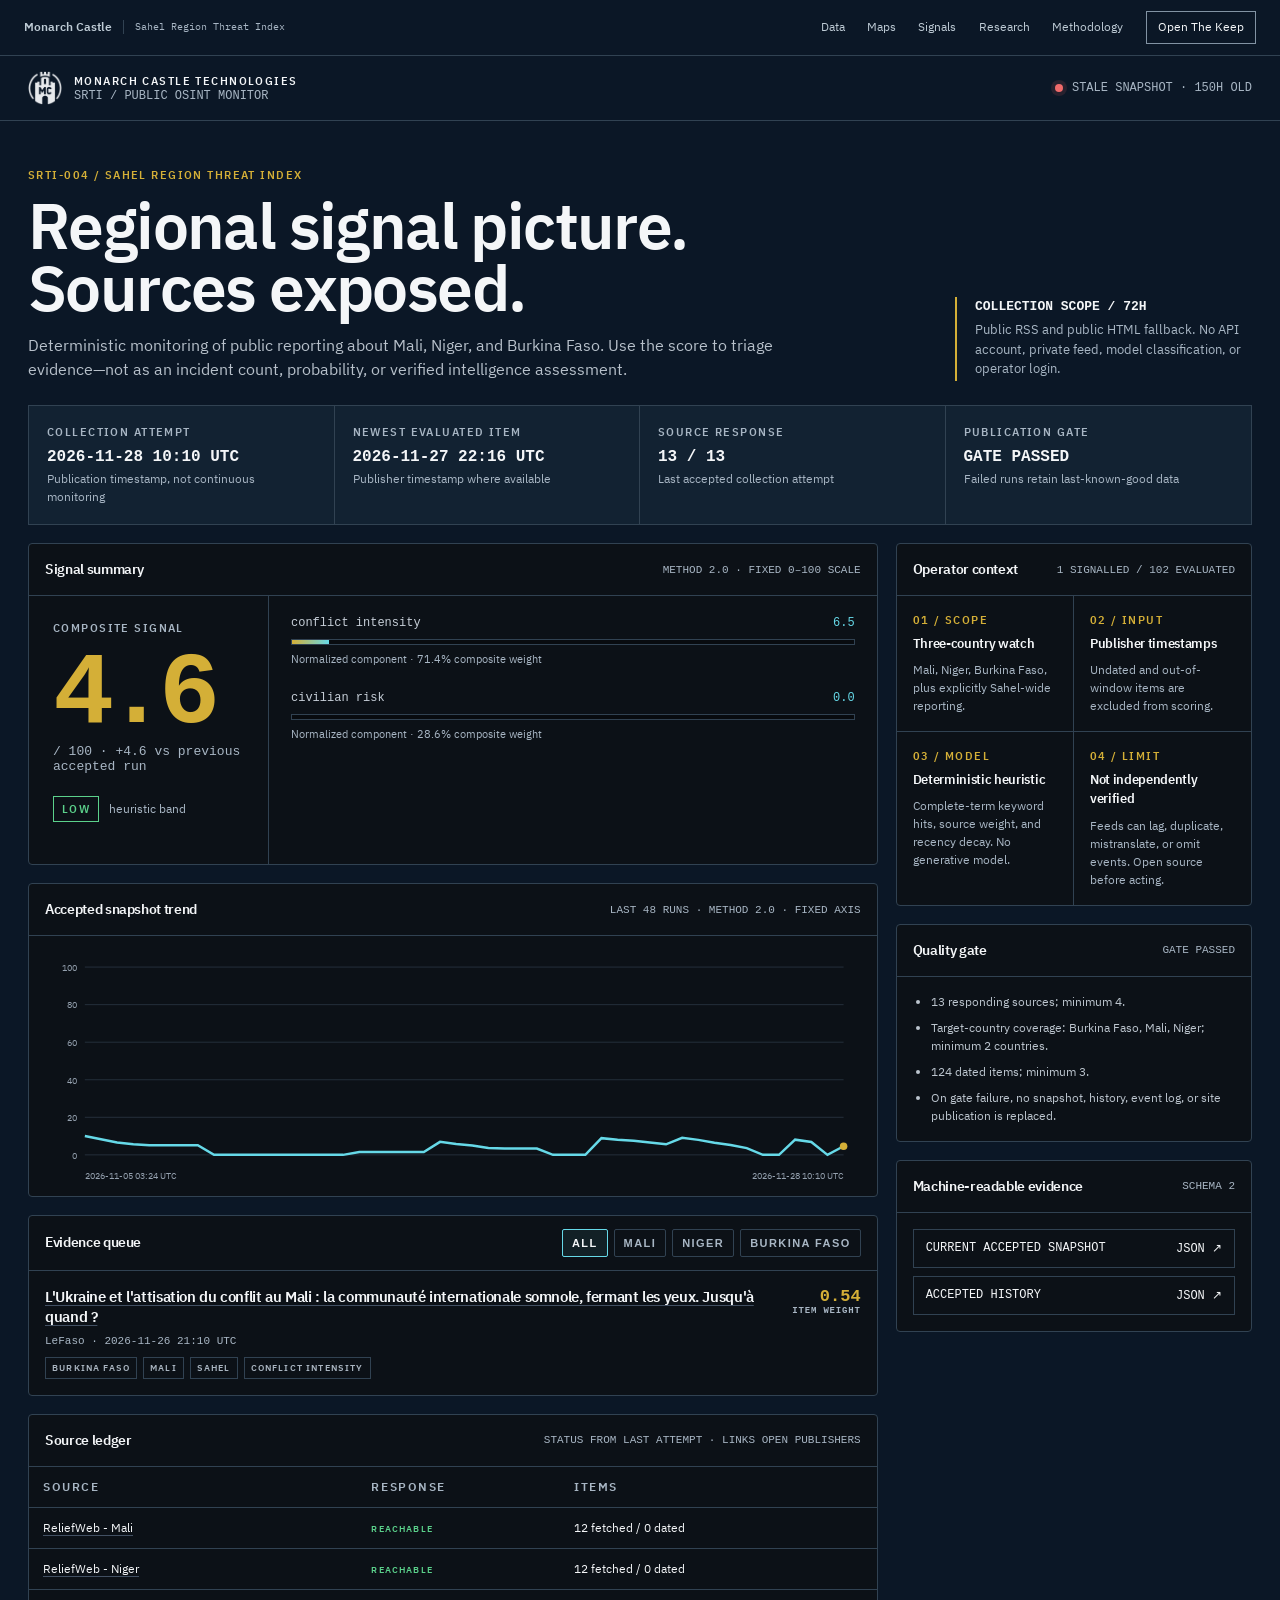
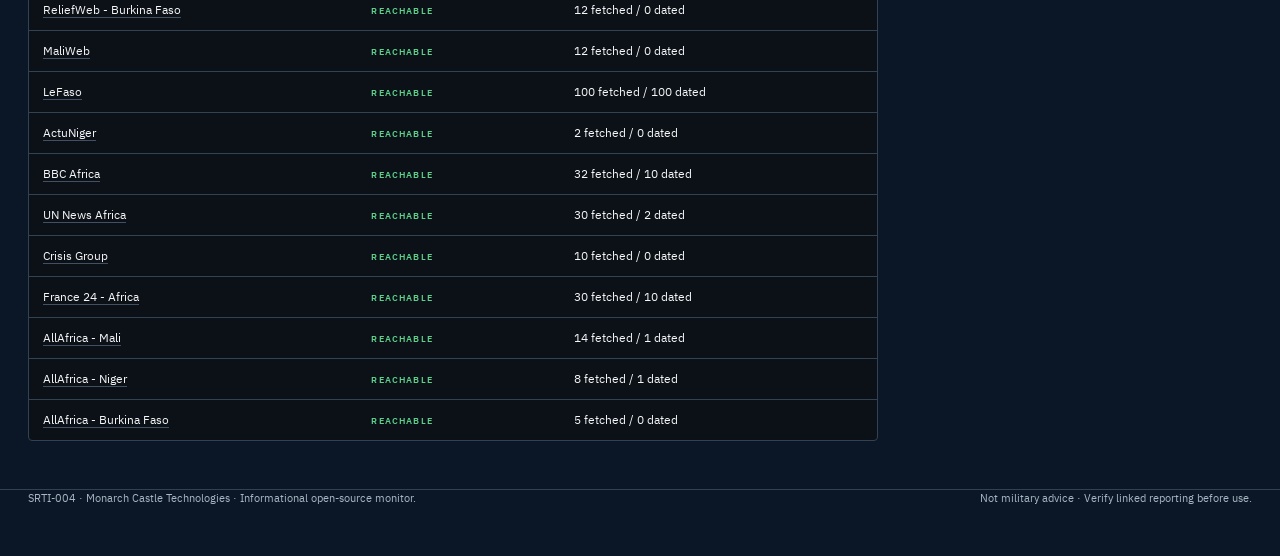
<file: index.html>
<!doctype html>
<html lang="en">
<head>
    <meta charset="utf-8">
    <meta name="viewport" content="width=device-width, initial-scale=1">
    <meta name="description" content="SRTI is a transparent, deterministic monitor of public Sahel security reporting for Mali, Niger, and Burkina Faso.">
    <meta name="theme-color" content="#07090c">
    <meta http-equiv="Content-Security-Policy" content="default-src 'self'; img-src 'self' data:; style-src 'self'; script-src 'self'; connect-src 'none'; object-src 'none'; base-uri 'none'; form-action 'none'; upgrade-insecure-requests">
    <title>SRTI | Sahel Region Threat Index</title>
    <link rel="icon" type="image/png" href="assets/mc-mark.png">
    <link rel="stylesheet" href="assets/srti.css?v=2.0">
    <link rel="stylesheet" href="assets/monarch/design.css">
    <script src="assets/srti.js?v=2.0" defer></script>
</head>
<body class="risk-low monarch-product" data-monarch-product="srti">
    <header class="monarch-shell"><a class="monarch-shell-brand" href="https://monarchcastle.com/">Monarch Castle<span class="monarch-shell-product">Sahel Region Threat Index</span></a><nav aria-label="Monarch Castle collection"><a href="https://monarchcastle.com/datasets/">Data</a><a href="https://monarchcastle.com/products/">Maps</a><a href="https://monarchcastle.com/insights/">Signals</a><a href="https://monarchcastle.com/developers/">Research</a><a href="https://monarchcastle.com/methodology/">Methodology</a><a class="monarch-shell-keep" href="https://monarchcastle.com/platform/">Open The Keep</a></nav><details><summary>Collection</summary><nav aria-label="Monarch Castle collection"><a href="https://monarchcastle.com/datasets/">Data</a><a href="https://monarchcastle.com/products/">Maps</a><a href="https://monarchcastle.com/insights/">Signals</a><a href="https://monarchcastle.com/developers/">Research</a><a href="https://monarchcastle.com/methodology/">Methodology</a><a class="monarch-shell-keep" href="https://monarchcastle.com/platform/">Open The Keep</a></nav></details></header>
    <header class="topbar">
        <div class="topbar-inner">
            <div class="brand">
                <img src="assets/mc-mark.png" alt="Monarch Castle Technologies mark" width="34" height="34">
                <div>
                    <div class="brand-name">Monarch Castle Technologies</div>
                    <div class="brand-product">SRTI / PUBLIC OSINT MONITOR</div>
                </div>
            </div>
            <div class="snapshot-state" data-collected-at="2026-11-28T10:10:18.470517+00:00" data-state="recent">
                <span class="snapshot-dot" aria-hidden="true"></span>
                <span data-snapshot-label>SNAPSHOT · 2026-11-28 10:10 UTC</span>
            </div>
        </div>
    </header>

    <main class="shell">
        <section class="command-head">
            <div>
                <div class="eyebrow">SRTI-004 / SAHEL REGION THREAT INDEX</div>
                <h1>Regional signal picture. Sources exposed.</h1>
                <p class="lede">Deterministic monitoring of public reporting about Mali, Niger, and Burkina Faso. Use the score to triage evidence—not as an incident count, probability, or verified intelligence assessment.</p>
            </div>
            <div class="scope-panel">
                <strong>COLLECTION SCOPE / 72H</strong>
                <p>Public RSS and public HTML fallback. No API account, private feed, model classification, or operator login.</p>
            </div>
        </section>

        <section class="status-strip" aria-label="Snapshot status">
            <div class="status-cell">
                <div class="metric-label">Collection attempt</div>
                <div class="status-value">2026-11-28 10:10 UTC</div>
                <div class="status-sub">Publication timestamp, not continuous monitoring</div>
            </div>
            <div class="status-cell">
                <div class="metric-label">Newest evaluated item</div>
                <div class="status-value">2026-11-27 22:16 UTC</div>
                <div class="status-sub">Publisher timestamp where available</div>
            </div>
            <div class="status-cell">
                <div class="metric-label">Source response</div>
                <div class="status-value">13 / 13</div>
                <div class="status-sub">Last accepted collection attempt</div>
            </div>
            <div class="status-cell">
                <div class="metric-label">Publication gate</div>
                <div class="status-value">GATE PASSED</div>
                <div class="status-sub">Failed runs retain last-known-good data</div>
            </div>
        </section>

        <div class="workspace">
            <div class="stack">
                <section class="panel" aria-labelledby="signal-heading">
                    <div class="panel-head">
                        <h2 class="panel-title" id="signal-heading">Signal summary</h2>
                        <div class="panel-note">METHOD 2.0 · FIXED 0–100 SCALE</div>
                    </div>
                    <div class="score-layout">
                        <div class="score-block">
                            <div class="metric-label">Composite signal</div>
                            <div class="score-number">4.6</div>
                            <div class="score-scale">/ 100 · +4.6 vs previous accepted run</div>
                            <div class="risk-row">
                                <span class="status-chip">LOW</span>
                                <span class="risk-help">heuristic band</span>
                            </div>
                        </div>
                        <div class="component-list">
        <div class="component">
            <div class="component-top">
                <span class="component-name">conflict intensity</span>
                <span class="component-value">6.5</span>
            </div>
            <progress class="component-progress" max="100" value="6.5">6.5</progress>
            <div class="component-meta">Normalized component · 71.4% composite weight</div>
        </div>
        
        <div class="component">
            <div class="component-top">
                <span class="component-name">civilian risk</span>
                <span class="component-value">0.0</span>
            </div>
            <progress class="component-progress" max="100" value="0.0">0.0</progress>
            <div class="component-meta">Normalized component · 28.6% composite weight</div>
        </div>
        </div>
                    </div>
                </section>

                <section class="panel" aria-labelledby="trend-heading">
                    <div class="panel-head">
                        <h2 class="panel-title" id="trend-heading">Accepted snapshot trend</h2>
                        <div class="panel-note">LAST 48 RUNS · METHOD 2.0 · FIXED AXIS</div>
                    </div>
                    <div class="trend-wrap">
    <svg viewBox="0 0 860 250" role="img" aria-labelledby="trend-title trend-desc">
        <title id="trend-title">Accepted SRTI snapshot history</title>
        <desc id="trend-desc">Fixed zero to one hundred scale, from 2026-11-05 03:24 UTC to 2026-11-28 10:10 UTC.</desc>
        <line x1="42" y1="216.0" x2="842" y2="216.0" stroke="#26303d" stroke-width="1" /><text x="34" y="220.0" text-anchor="end" fill="#95a1af" font-size="10">0</text><line x1="42" y1="176.4" x2="842" y2="176.4" stroke="#26303d" stroke-width="1" /><text x="34" y="180.4" text-anchor="end" fill="#95a1af" font-size="10">20</text><line x1="42" y1="136.8" x2="842" y2="136.8" stroke="#26303d" stroke-width="1" /><text x="34" y="140.8" text-anchor="end" fill="#95a1af" font-size="10">40</text><line x1="42" y1="97.2" x2="842" y2="97.2" stroke="#26303d" stroke-width="1" /><text x="34" y="101.2" text-anchor="end" fill="#95a1af" font-size="10">60</text><line x1="42" y1="57.6" x2="842" y2="57.6" stroke="#26303d" stroke-width="1" /><text x="34" y="61.6" text-anchor="end" fill="#95a1af" font-size="10">80</text><line x1="42" y1="18.0" x2="842" y2="18.0" stroke="#26303d" stroke-width="1" /><text x="34" y="22.0" text-anchor="end" fill="#95a1af" font-size="10">100</text>
        <polyline points="42.0,196.2 59.0,199.6 76.0,202.9 93.1,204.9 110.1,205.9 127.1,205.9 144.1,205.9 161.1,205.9 178.2,216.0 195.2,216.0 212.2,216.0 229.2,216.0 246.3,216.0 263.3,216.0 280.3,216.0 297.3,216.0 314.3,216.0 331.4,213.0 348.4,213.0 365.4,213.0 382.4,213.0 399.4,213.0 416.5,202.3 433.5,204.5 450.5,206.1 467.5,208.7 484.6,209.3 501.6,209.3 518.6,209.3 535.6,216.0 552.6,216.0 569.7,216.0 586.7,198.4 603.7,200.0 620.7,201.0 637.7,202.9 654.8,204.9 671.8,198.0 688.8,200.2 705.8,203.3 722.9,205.7 739.9,208.9 756.9,216.0 773.9,216.0 790.9,200.0 808.0,202.5 825.0,216.0 842.0,206.9" fill="none" stroke="#66d9e8" stroke-width="2.5" vector-effect="non-scaling-stroke" />
        <circle cx="842.0" cy="206.9" r="4" fill="#d4af37" />
        <text x="42" y="241" fill="#95a1af" font-size="10">2026-11-05 03:24 UTC</text>
        <text x="842" y="241" text-anchor="end" fill="#95a1af" font-size="10">2026-11-28 10:10 UTC</text>
    </svg>
    </div>
                </section>

                <section class="panel" aria-labelledby="queue-heading">
                    <div class="panel-head">
                        <h2 class="panel-title" id="queue-heading">Evidence queue</h2>
                        <div class="filters" aria-label="Filter evidence by region">
                            <button class="filter" type="button" data-filter="all" aria-pressed="true">All</button>
                            <button class="filter" type="button" data-filter="mali" aria-pressed="false">Mali</button>
                            <button class="filter" type="button" data-filter="niger" aria-pressed="false">Niger</button>
                            <button class="filter" type="button" data-filter="burkina_faso" aria-pressed="false">Burkina Faso</button>
                        </div>
                    </div>
                    <div class="event-list">
        <article class="event" data-regions="burkina_faso mali sahel">
            <div>
                <h3 class="event-title"><a href="https://lefaso.net/spip.php?article151090" target="_blank" rel="noopener noreferrer">L&#x27;Ukraine et l&#x27;attisation du conflit au Mali : la communauté internationale somnole, fermant les yeux. Jusqu&#x27;à quand ?</a></h3>
                <div class="event-meta">LeFaso · 2026-11-26 21:10 UTC</div>
                <div class="tags"><span class="tag">Burkina Faso</span><span class="tag">Mali</span><span class="tag">Sahel</span><span class="tag">conflict intensity</span></div>
            </div>
            <div class="event-score">0.54<span>ITEM WEIGHT</span></div>
        </article>
        </div>
                    <div class="empty-state" data-filter-empty hidden>No evidence items match this region in the current snapshot.</div>
                </section>

                <section class="panel" aria-labelledby="sources-heading">
                    <div class="panel-head">
                        <h2 class="panel-title" id="sources-heading">Source ledger</h2>
                        <div class="panel-note">STATUS FROM LAST ATTEMPT · LINKS OPEN PUBLISHERS</div>
                    </div>
                    <table class="source-table">
                        <thead><tr><th class="table-label">Source</th><th class="table-label">Response</th><th class="table-label">Items</th></tr></thead>
                        <tbody>
        <tr>
            <td><a href="https://reliefweb.int/rss?search=country%3AMali" target="_blank" rel="noopener noreferrer">ReliefWeb - Mali</a></td>
            <td><span class="source-state ok">reachable</span></td>
            <td>12 fetched / 0 dated</td>
        </tr>
        
        <tr>
            <td><a href="https://reliefweb.int/rss?search=country%3ANiger" target="_blank" rel="noopener noreferrer">ReliefWeb - Niger</a></td>
            <td><span class="source-state ok">reachable</span></td>
            <td>12 fetched / 0 dated</td>
        </tr>
        
        <tr>
            <td><a href="https://reliefweb.int/rss?search=country%3ABurkina%20Faso" target="_blank" rel="noopener noreferrer">ReliefWeb - Burkina Faso</a></td>
            <td><span class="source-state ok">reachable</span></td>
            <td>12 fetched / 0 dated</td>
        </tr>
        
        <tr>
            <td><a href="https://www.maliweb.net/feed" target="_blank" rel="noopener noreferrer">MaliWeb</a></td>
            <td><span class="source-state ok">reachable</span></td>
            <td>12 fetched / 0 dated</td>
        </tr>
        
        <tr>
            <td><a href="https://lefaso.net/spip.php?page=backend" target="_blank" rel="noopener noreferrer">LeFaso</a></td>
            <td><span class="source-state ok">reachable</span></td>
            <td>100 fetched / 100 dated</td>
        </tr>
        
        <tr>
            <td><a href="https://www.actuniger.com/feed/" target="_blank" rel="noopener noreferrer">ActuNiger</a></td>
            <td><span class="source-state ok">reachable</span></td>
            <td>2 fetched / 0 dated</td>
        </tr>
        
        <tr>
            <td><a href="https://feeds.bbci.co.uk/news/world/africa/rss.xml" target="_blank" rel="noopener noreferrer">BBC Africa</a></td>
            <td><span class="source-state ok">reachable</span></td>
            <td>32 fetched / 10 dated</td>
        </tr>
        
        <tr>
            <td><a href="https://news.un.org/feed/subscribe/en/news/region/africa/feed/rss.xml" target="_blank" rel="noopener noreferrer">UN News Africa</a></td>
            <td><span class="source-state ok">reachable</span></td>
            <td>30 fetched / 2 dated</td>
        </tr>
        
        <tr>
            <td><a href="https://www.crisisgroup.org/rss.xml" target="_blank" rel="noopener noreferrer">Crisis Group</a></td>
            <td><span class="source-state ok">reachable</span></td>
            <td>10 fetched / 0 dated</td>
        </tr>
        
        <tr>
            <td><a href="https://www.france24.com/en/africa/rss" target="_blank" rel="noopener noreferrer">France 24 - Africa</a></td>
            <td><span class="source-state ok">reachable</span></td>
            <td>30 fetched / 10 dated</td>
        </tr>
        
        <tr>
            <td><a href="https://allafrica.com/tools/headlines/rdf/mali/headlines.rdf" target="_blank" rel="noopener noreferrer">AllAfrica - Mali</a></td>
            <td><span class="source-state ok">reachable</span></td>
            <td>14 fetched / 1 dated</td>
        </tr>
        
        <tr>
            <td><a href="https://allafrica.com/tools/headlines/rdf/niger/headlines.rdf" target="_blank" rel="noopener noreferrer">AllAfrica - Niger</a></td>
            <td><span class="source-state ok">reachable</span></td>
            <td>8 fetched / 1 dated</td>
        </tr>
        
        <tr>
            <td><a href="https://allafrica.com/tools/headlines/rdf/burkinafaso/headlines.rdf" target="_blank" rel="noopener noreferrer">AllAfrica - Burkina Faso</a></td>
            <td><span class="source-state ok">reachable</span></td>
            <td>5 fetched / 0 dated</td>
        </tr>
        </tbody>
                    </table>
                </section>
            </div>

            <aside class="stack" aria-label="Method and provenance">
                <section class="panel">
                    <div class="panel-head">
                        <h2 class="panel-title">Operator context</h2>
                        <div class="panel-note">1 SIGNALLED / 102 EVALUATED</div>
                    </div>
                    <div class="method-grid">
                        <div class="method-card">
                            <div class="section-kicker">01 / SCOPE</div>
                            <h3>Three-country watch</h3>
                            <p>Mali, Niger, Burkina Faso, plus explicitly Sahel-wide reporting.</p>
                        </div>
                        <div class="method-card">
                            <div class="section-kicker">02 / INPUT</div>
                            <h3>Publisher timestamps</h3>
                            <p>Undated and out-of-window items are excluded from scoring.</p>
                        </div>
                        <div class="method-card">
                            <div class="section-kicker">03 / MODEL</div>
                            <h3>Deterministic heuristic</h3>
                            <p>Complete-term keyword hits, source weight, and recency decay. No generative model.</p>
                        </div>
                        <div class="method-card">
                            <div class="section-kicker">04 / LIMIT</div>
                            <h3>Not independently verified</h3>
                            <p>Feeds can lag, duplicate, mistranslate, or omit events. Open source before acting.</p>
                        </div>
                    </div>
                </section>

                <section class="panel">
                    <div class="panel-head">
                        <h2 class="panel-title">Quality gate</h2>
                        <div class="panel-note">GATE PASSED</div>
                    </div>
                    <ul class="gate-list">
                        <li>13 responding sources; minimum 4.</li>
                        <li>Target-country coverage: Burkina Faso, Mali, Niger; minimum 2 countries.</li>
                        <li>124 dated items; minimum 3.</li>
                        <li>On gate failure, no snapshot, history, event log, or site publication is replaced.</li>
                    </ul>
                </section>

                <section class="panel">
                    <div class="panel-head">
                        <h2 class="panel-title">Machine-readable evidence</h2>
                        <div class="panel-note">SCHEMA 2</div>
                    </div>
                    <div class="download-row">
                        <a class="download-link" href="data/srti_latest.json">CURRENT ACCEPTED SNAPSHOT <span>JSON ↗</span></a>
                        <a class="download-link" href="data/srti_history.json">ACCEPTED HISTORY <span>JSON ↗</span></a>
                    </div>
                </section>
            </aside>
        </div>
    </main>

    <footer class="shell">
        <span>SRTI-004 · Monarch Castle Technologies · Informational open-source monitor.</span>
        <span>Not military advice · Verify linked reporting before use.</span>
    </footer>
</body>
</html>
</file>
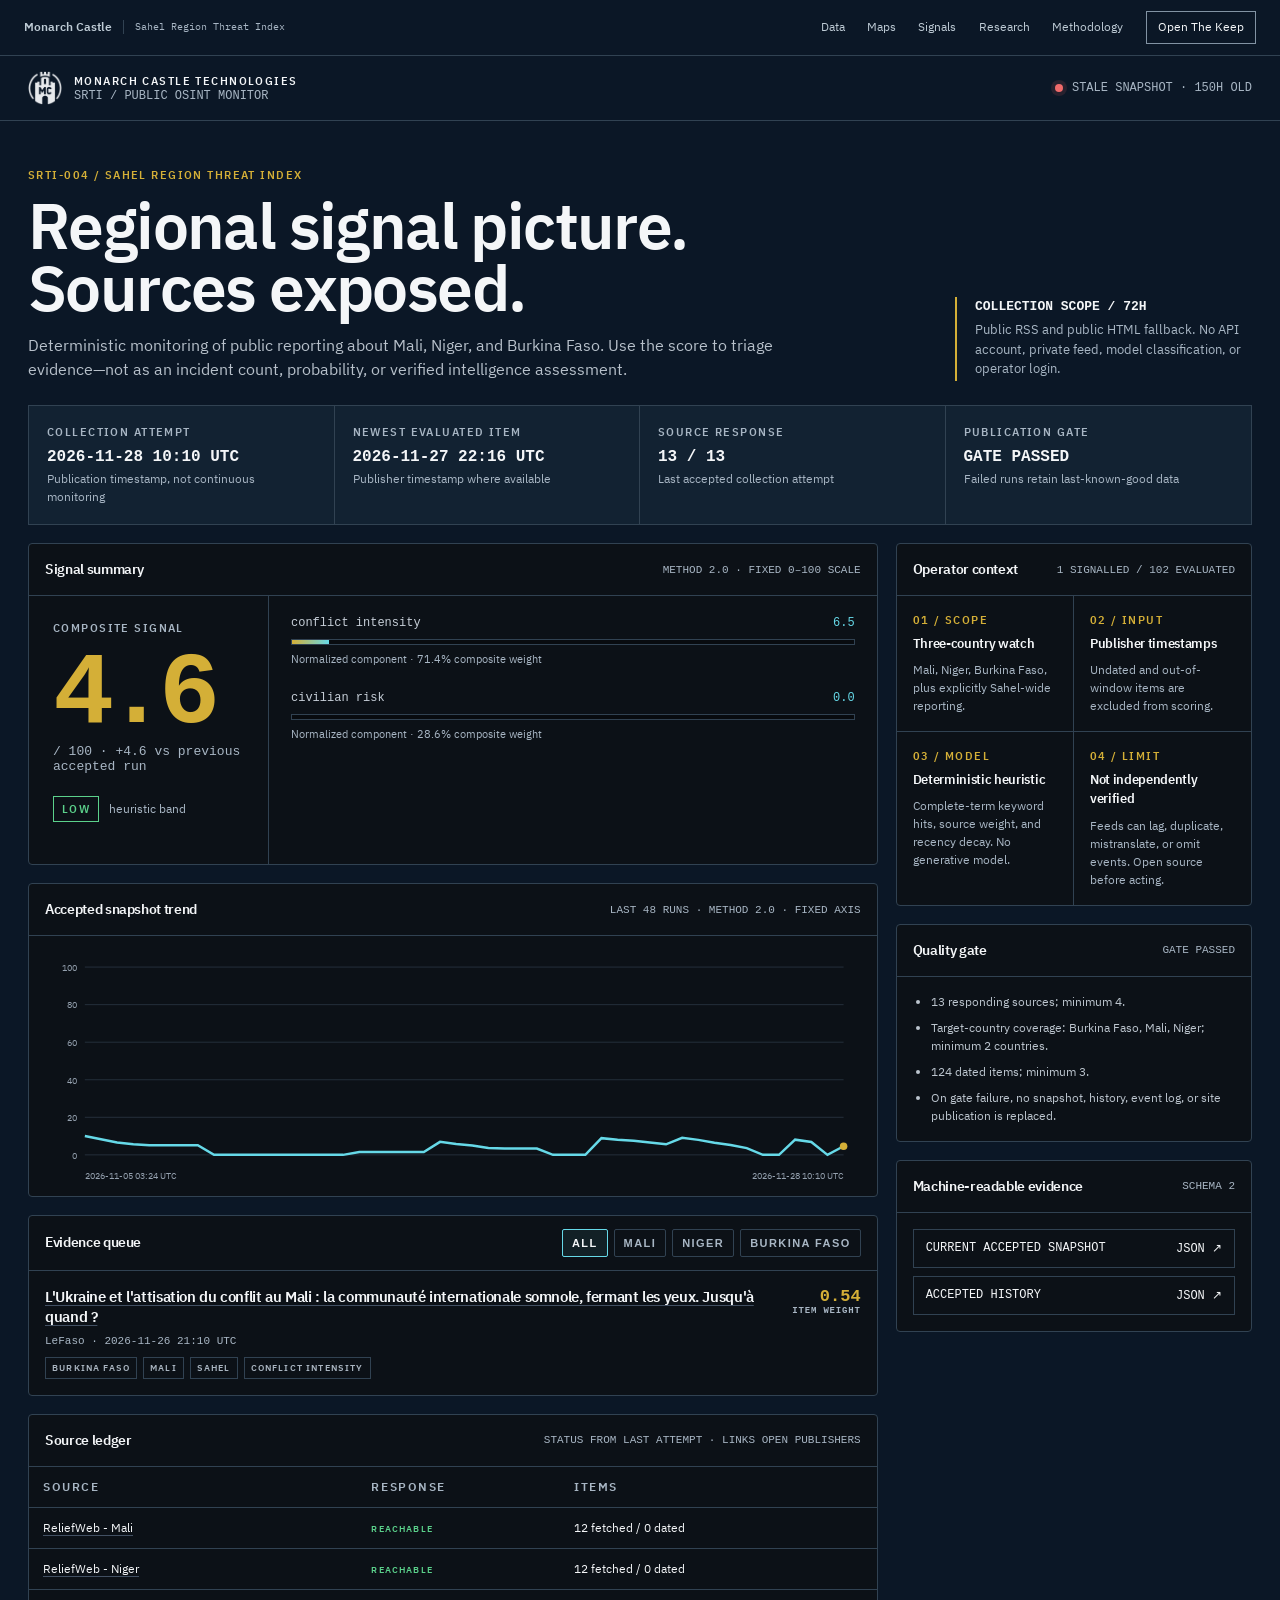
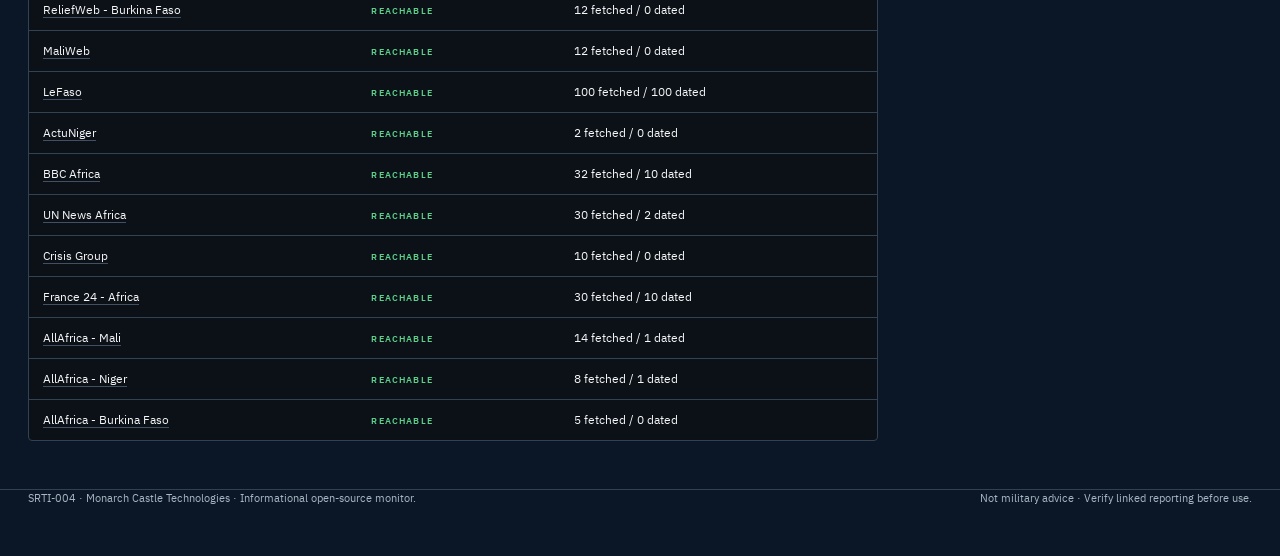
<file: Sahel Region Threat Index (SRTI)/index.html>
<!doctype html>
<html lang="en">
<head>
    <meta charset="utf-8">
    <meta name="viewport" content="width=device-width, initial-scale=1">
    <meta name="description" content="SRTI is a transparent, deterministic monitor of public Sahel security reporting for Mali, Niger, and Burkina Faso.">
    <meta name="theme-color" content="#07090c">
    <meta http-equiv="Content-Security-Policy" content="default-src 'self'; img-src 'self' data:; style-src 'self'; script-src 'self'; connect-src 'none'; object-src 'none'; base-uri 'none'; form-action 'none'; upgrade-insecure-requests">
    <title>SRTI | Sahel Region Threat Index</title>
    <link rel="icon" type="image/png" href="../assets/mc-mark.png">
    <link rel="stylesheet" href="../assets/srti.css?v=2.0">
    <link rel="stylesheet" href="../assets/monarch/design.css">
    <script src="../assets/srti.js?v=2.0" defer></script>
</head>
<body class="risk-low monarch-product" data-monarch-product="srti">
    <header class="monarch-shell"><a class="monarch-shell-brand" href="https://monarchcastle.com/">Monarch Castle<span class="monarch-shell-product">Sahel Region Threat Index</span></a><nav aria-label="Monarch Castle collection"><a href="https://monarchcastle.com/datasets/">Data</a><a href="https://monarchcastle.com/products/">Maps</a><a href="https://monarchcastle.com/insights/">Signals</a><a href="https://monarchcastle.com/developers/">Research</a><a href="https://monarchcastle.com/methodology/">Methodology</a><a class="monarch-shell-keep" href="https://monarchcastle.com/platform/">Open The Keep</a></nav><details><summary>Collection</summary><nav aria-label="Monarch Castle collection"><a href="https://monarchcastle.com/datasets/">Data</a><a href="https://monarchcastle.com/products/">Maps</a><a href="https://monarchcastle.com/insights/">Signals</a><a href="https://monarchcastle.com/developers/">Research</a><a href="https://monarchcastle.com/methodology/">Methodology</a><a class="monarch-shell-keep" href="https://monarchcastle.com/platform/">Open The Keep</a></nav></details></header>
    <header class="topbar">
        <div class="topbar-inner">
            <div class="brand">
                <img src="../assets/mc-mark.png" alt="Monarch Castle Technologies mark" width="34" height="34">
                <div>
                    <div class="brand-name">Monarch Castle Technologies</div>
                    <div class="brand-product">SRTI / PUBLIC OSINT MONITOR</div>
                </div>
            </div>
            <div class="snapshot-state" data-collected-at="2026-11-28T10:10:18.470517+00:00" data-state="recent">
                <span class="snapshot-dot" aria-hidden="true"></span>
                <span data-snapshot-label>SNAPSHOT · 2026-11-28 10:10 UTC</span>
            </div>
        </div>
    </header>

    <main class="shell">
        <section class="command-head">
            <div>
                <div class="eyebrow">SRTI-004 / SAHEL REGION THREAT INDEX</div>
                <h1>Regional signal picture. Sources exposed.</h1>
                <p class="lede">Deterministic monitoring of public reporting about Mali, Niger, and Burkina Faso. Use the score to triage evidence—not as an incident count, probability, or verified intelligence assessment.</p>
            </div>
            <div class="scope-panel">
                <strong>COLLECTION SCOPE / 72H</strong>
                <p>Public RSS and public HTML fallback. No API account, private feed, model classification, or operator login.</p>
            </div>
        </section>

        <section class="status-strip" aria-label="Snapshot status">
            <div class="status-cell">
                <div class="metric-label">Collection attempt</div>
                <div class="status-value">2026-11-28 10:10 UTC</div>
                <div class="status-sub">Publication timestamp, not continuous monitoring</div>
            </div>
            <div class="status-cell">
                <div class="metric-label">Newest evaluated item</div>
                <div class="status-value">2026-11-27 22:16 UTC</div>
                <div class="status-sub">Publisher timestamp where available</div>
            </div>
            <div class="status-cell">
                <div class="metric-label">Source response</div>
                <div class="status-value">13 / 13</div>
                <div class="status-sub">Last accepted collection attempt</div>
            </div>
            <div class="status-cell">
                <div class="metric-label">Publication gate</div>
                <div class="status-value">GATE PASSED</div>
                <div class="status-sub">Failed runs retain last-known-good data</div>
            </div>
        </section>

        <div class="workspace">
            <div class="stack">
                <section class="panel" aria-labelledby="signal-heading">
                    <div class="panel-head">
                        <h2 class="panel-title" id="signal-heading">Signal summary</h2>
                        <div class="panel-note">METHOD 2.0 · FIXED 0–100 SCALE</div>
                    </div>
                    <div class="score-layout">
                        <div class="score-block">
                            <div class="metric-label">Composite signal</div>
                            <div class="score-number">4.6</div>
                            <div class="score-scale">/ 100 · +4.6 vs previous accepted run</div>
                            <div class="risk-row">
                                <span class="status-chip">LOW</span>
                                <span class="risk-help">heuristic band</span>
                            </div>
                        </div>
                        <div class="component-list">
        <div class="component">
            <div class="component-top">
                <span class="component-name">conflict intensity</span>
                <span class="component-value">6.5</span>
            </div>
            <progress class="component-progress" max="100" value="6.5">6.5</progress>
            <div class="component-meta">Normalized component · 71.4% composite weight</div>
        </div>
        
        <div class="component">
            <div class="component-top">
                <span class="component-name">civilian risk</span>
                <span class="component-value">0.0</span>
            </div>
            <progress class="component-progress" max="100" value="0.0">0.0</progress>
            <div class="component-meta">Normalized component · 28.6% composite weight</div>
        </div>
        </div>
                    </div>
                </section>

                <section class="panel" aria-labelledby="trend-heading">
                    <div class="panel-head">
                        <h2 class="panel-title" id="trend-heading">Accepted snapshot trend</h2>
                        <div class="panel-note">LAST 48 RUNS · METHOD 2.0 · FIXED AXIS</div>
                    </div>
                    <div class="trend-wrap">
    <svg viewBox="0 0 860 250" role="img" aria-labelledby="trend-title trend-desc">
        <title id="trend-title">Accepted SRTI snapshot history</title>
        <desc id="trend-desc">Fixed zero to one hundred scale, from 2026-11-05 03:24 UTC to 2026-11-28 10:10 UTC.</desc>
        <line x1="42" y1="216.0" x2="842" y2="216.0" stroke="#26303d" stroke-width="1" /><text x="34" y="220.0" text-anchor="end" fill="#95a1af" font-size="10">0</text><line x1="42" y1="176.4" x2="842" y2="176.4" stroke="#26303d" stroke-width="1" /><text x="34" y="180.4" text-anchor="end" fill="#95a1af" font-size="10">20</text><line x1="42" y1="136.8" x2="842" y2="136.8" stroke="#26303d" stroke-width="1" /><text x="34" y="140.8" text-anchor="end" fill="#95a1af" font-size="10">40</text><line x1="42" y1="97.2" x2="842" y2="97.2" stroke="#26303d" stroke-width="1" /><text x="34" y="101.2" text-anchor="end" fill="#95a1af" font-size="10">60</text><line x1="42" y1="57.6" x2="842" y2="57.6" stroke="#26303d" stroke-width="1" /><text x="34" y="61.6" text-anchor="end" fill="#95a1af" font-size="10">80</text><line x1="42" y1="18.0" x2="842" y2="18.0" stroke="#26303d" stroke-width="1" /><text x="34" y="22.0" text-anchor="end" fill="#95a1af" font-size="10">100</text>
        <polyline points="42.0,196.2 59.0,199.6 76.0,202.9 93.1,204.9 110.1,205.9 127.1,205.9 144.1,205.9 161.1,205.9 178.2,216.0 195.2,216.0 212.2,216.0 229.2,216.0 246.3,216.0 263.3,216.0 280.3,216.0 297.3,216.0 314.3,216.0 331.4,213.0 348.4,213.0 365.4,213.0 382.4,213.0 399.4,213.0 416.5,202.3 433.5,204.5 450.5,206.1 467.5,208.7 484.6,209.3 501.6,209.3 518.6,209.3 535.6,216.0 552.6,216.0 569.7,216.0 586.7,198.4 603.7,200.0 620.7,201.0 637.7,202.9 654.8,204.9 671.8,198.0 688.8,200.2 705.8,203.3 722.9,205.7 739.9,208.9 756.9,216.0 773.9,216.0 790.9,200.0 808.0,202.5 825.0,216.0 842.0,206.9" fill="none" stroke="#66d9e8" stroke-width="2.5" vector-effect="non-scaling-stroke" />
        <circle cx="842.0" cy="206.9" r="4" fill="#d4af37" />
        <text x="42" y="241" fill="#95a1af" font-size="10">2026-11-05 03:24 UTC</text>
        <text x="842" y="241" text-anchor="end" fill="#95a1af" font-size="10">2026-11-28 10:10 UTC</text>
    </svg>
    </div>
                </section>

                <section class="panel" aria-labelledby="queue-heading">
                    <div class="panel-head">
                        <h2 class="panel-title" id="queue-heading">Evidence queue</h2>
                        <div class="filters" aria-label="Filter evidence by region">
                            <button class="filter" type="button" data-filter="all" aria-pressed="true">All</button>
                            <button class="filter" type="button" data-filter="mali" aria-pressed="false">Mali</button>
                            <button class="filter" type="button" data-filter="niger" aria-pressed="false">Niger</button>
                            <button class="filter" type="button" data-filter="burkina_faso" aria-pressed="false">Burkina Faso</button>
                        </div>
                    </div>
                    <div class="event-list">
        <article class="event" data-regions="burkina_faso mali sahel">
            <div>
                <h3 class="event-title"><a href="https://lefaso.net/spip.php?article151090" target="_blank" rel="noopener noreferrer">L&#x27;Ukraine et l&#x27;attisation du conflit au Mali : la communauté internationale somnole, fermant les yeux. Jusqu&#x27;à quand ?</a></h3>
                <div class="event-meta">LeFaso · 2026-11-26 21:10 UTC</div>
                <div class="tags"><span class="tag">Burkina Faso</span><span class="tag">Mali</span><span class="tag">Sahel</span><span class="tag">conflict intensity</span></div>
            </div>
            <div class="event-score">0.54<span>ITEM WEIGHT</span></div>
        </article>
        </div>
                    <div class="empty-state" data-filter-empty hidden>No evidence items match this region in the current snapshot.</div>
                </section>

                <section class="panel" aria-labelledby="sources-heading">
                    <div class="panel-head">
                        <h2 class="panel-title" id="sources-heading">Source ledger</h2>
                        <div class="panel-note">STATUS FROM LAST ATTEMPT · LINKS OPEN PUBLISHERS</div>
                    </div>
                    <table class="source-table">
                        <thead><tr><th class="table-label">Source</th><th class="table-label">Response</th><th class="table-label">Items</th></tr></thead>
                        <tbody>
        <tr>
            <td><a href="https://reliefweb.int/rss?search=country%3AMali" target="_blank" rel="noopener noreferrer">ReliefWeb - Mali</a></td>
            <td><span class="source-state ok">reachable</span></td>
            <td>12 fetched / 0 dated</td>
        </tr>
        
        <tr>
            <td><a href="https://reliefweb.int/rss?search=country%3ANiger" target="_blank" rel="noopener noreferrer">ReliefWeb - Niger</a></td>
            <td><span class="source-state ok">reachable</span></td>
            <td>12 fetched / 0 dated</td>
        </tr>
        
        <tr>
            <td><a href="https://reliefweb.int/rss?search=country%3ABurkina%20Faso" target="_blank" rel="noopener noreferrer">ReliefWeb - Burkina Faso</a></td>
            <td><span class="source-state ok">reachable</span></td>
            <td>12 fetched / 0 dated</td>
        </tr>
        
        <tr>
            <td><a href="https://www.maliweb.net/feed" target="_blank" rel="noopener noreferrer">MaliWeb</a></td>
            <td><span class="source-state ok">reachable</span></td>
            <td>12 fetched / 0 dated</td>
        </tr>
        
        <tr>
            <td><a href="https://lefaso.net/spip.php?page=backend" target="_blank" rel="noopener noreferrer">LeFaso</a></td>
            <td><span class="source-state ok">reachable</span></td>
            <td>100 fetched / 100 dated</td>
        </tr>
        
        <tr>
            <td><a href="https://www.actuniger.com/feed/" target="_blank" rel="noopener noreferrer">ActuNiger</a></td>
            <td><span class="source-state ok">reachable</span></td>
            <td>2 fetched / 0 dated</td>
        </tr>
        
        <tr>
            <td><a href="https://feeds.bbci.co.uk/news/world/africa/rss.xml" target="_blank" rel="noopener noreferrer">BBC Africa</a></td>
            <td><span class="source-state ok">reachable</span></td>
            <td>32 fetched / 10 dated</td>
        </tr>
        
        <tr>
            <td><a href="https://news.un.org/feed/subscribe/en/news/region/africa/feed/rss.xml" target="_blank" rel="noopener noreferrer">UN News Africa</a></td>
            <td><span class="source-state ok">reachable</span></td>
            <td>30 fetched / 2 dated</td>
        </tr>
        
        <tr>
            <td><a href="https://www.crisisgroup.org/rss.xml" target="_blank" rel="noopener noreferrer">Crisis Group</a></td>
            <td><span class="source-state ok">reachable</span></td>
            <td>10 fetched / 0 dated</td>
        </tr>
        
        <tr>
            <td><a href="https://www.france24.com/en/africa/rss" target="_blank" rel="noopener noreferrer">France 24 - Africa</a></td>
            <td><span class="source-state ok">reachable</span></td>
            <td>30 fetched / 10 dated</td>
        </tr>
        
        <tr>
            <td><a href="https://allafrica.com/tools/headlines/rdf/mali/headlines.rdf" target="_blank" rel="noopener noreferrer">AllAfrica - Mali</a></td>
            <td><span class="source-state ok">reachable</span></td>
            <td>14 fetched / 1 dated</td>
        </tr>
        
        <tr>
            <td><a href="https://allafrica.com/tools/headlines/rdf/niger/headlines.rdf" target="_blank" rel="noopener noreferrer">AllAfrica - Niger</a></td>
            <td><span class="source-state ok">reachable</span></td>
            <td>8 fetched / 1 dated</td>
        </tr>
        
        <tr>
            <td><a href="https://allafrica.com/tools/headlines/rdf/burkinafaso/headlines.rdf" target="_blank" rel="noopener noreferrer">AllAfrica - Burkina Faso</a></td>
            <td><span class="source-state ok">reachable</span></td>
            <td>5 fetched / 0 dated</td>
        </tr>
        </tbody>
                    </table>
                </section>
            </div>

            <aside class="stack" aria-label="Method and provenance">
                <section class="panel">
                    <div class="panel-head">
                        <h2 class="panel-title">Operator context</h2>
                        <div class="panel-note">1 SIGNALLED / 102 EVALUATED</div>
                    </div>
                    <div class="method-grid">
                        <div class="method-card">
                            <div class="section-kicker">01 / SCOPE</div>
                            <h3>Three-country watch</h3>
                            <p>Mali, Niger, Burkina Faso, plus explicitly Sahel-wide reporting.</p>
                        </div>
                        <div class="method-card">
                            <div class="section-kicker">02 / INPUT</div>
                            <h3>Publisher timestamps</h3>
                            <p>Undated and out-of-window items are excluded from scoring.</p>
                        </div>
                        <div class="method-card">
                            <div class="section-kicker">03 / MODEL</div>
                            <h3>Deterministic heuristic</h3>
                            <p>Complete-term keyword hits, source weight, and recency decay. No generative model.</p>
                        </div>
                        <div class="method-card">
                            <div class="section-kicker">04 / LIMIT</div>
                            <h3>Not independently verified</h3>
                            <p>Feeds can lag, duplicate, mistranslate, or omit events. Open source before acting.</p>
                        </div>
                    </div>
                </section>

                <section class="panel">
                    <div class="panel-head">
                        <h2 class="panel-title">Quality gate</h2>
                        <div class="panel-note">GATE PASSED</div>
                    </div>
                    <ul class="gate-list">
                        <li>13 responding sources; minimum 4.</li>
                        <li>Target-country coverage: Burkina Faso, Mali, Niger; minimum 2 countries.</li>
                        <li>124 dated items; minimum 3.</li>
                        <li>On gate failure, no snapshot, history, event log, or site publication is replaced.</li>
                    </ul>
                </section>

                <section class="panel">
                    <div class="panel-head">
                        <h2 class="panel-title">Machine-readable evidence</h2>
                        <div class="panel-note">SCHEMA 2</div>
                    </div>
                    <div class="download-row">
                        <a class="download-link" href="../data/srti_latest.json">CURRENT ACCEPTED SNAPSHOT <span>JSON ↗</span></a>
                        <a class="download-link" href="../data/srti_history.json">ACCEPTED HISTORY <span>JSON ↗</span></a>
                    </div>
                </section>
            </aside>
        </div>
    </main>

    <footer class="shell">
        <span>SRTI-004 · Monarch Castle Technologies · Informational open-source monitor.</span>
        <span>Not military advice · Verify linked reporting before use.</span>
    </footer>
</body>
</html>
</file>
<file: assets/srti.css>
:root {
    color-scheme: dark;
    --bg: #07090c;
    --panel: #0d1117;
    --panel-raised: #121821;
    --line: #26303d;
    --line-bright: #425063;
    --text: #edf1f5;
    --muted: #95a1af;
    --gold: #d4af37;
    --cyan: #66d9e8;
    --green: #5bd18b;
    --amber: #f0b44d;
    --red: #f06a6a;
    --radius: 4px;
}

* {
    box-sizing: border-box;
}

html {
    scroll-behavior: smooth;
}

body {
    margin: 0;
    min-width: 320px;
    background:
        linear-gradient(rgba(102, 217, 232, 0.025) 1px, transparent 1px),
        linear-gradient(90deg, rgba(102, 217, 232, 0.025) 1px, transparent 1px),
        var(--bg);
    background-size: 48px 48px;
    color: var(--text);
    font-family: Inter, ui-sans-serif, system-ui, -apple-system, BlinkMacSystemFont, "Segoe UI", sans-serif;
    line-height: 1.5;
}

a {
    color: inherit;
}

a:focus-visible,
button:focus-visible {
    outline: 2px solid var(--cyan);
    outline-offset: 3px;
}

.shell {
    width: min(1440px, 100%);
    margin: 0 auto;
    padding: 0 28px 48px;
}

.topbar {
    position: sticky;
    z-index: 20;
    top: 0;
    border-bottom: 1px solid var(--line);
    background: rgba(7, 9, 12, 0.94);
    backdrop-filter: blur(12px);
}

.topbar-inner {
    width: min(1440px, 100%);
    min-height: 64px;
    margin: 0 auto;
    padding: 10px 28px;
    display: flex;
    align-items: center;
    justify-content: space-between;
    gap: 24px;
}

.brand {
    display: flex;
    align-items: center;
    gap: 12px;
    min-width: 0;
}

.brand img {
    width: 34px;
    height: 34px;
    object-fit: contain;
}

.brand-name,
.eyebrow,
.metric-label,
.section-kicker,
.status-chip,
.filter,
.tag,
.source-state,
.table-label {
    font-size: 11px;
    font-weight: 700;
    letter-spacing: 0.13em;
    text-transform: uppercase;
}

.brand-name {
    white-space: nowrap;
}

.brand-product {
    color: var(--muted);
    font: 12px ui-monospace, SFMono-Regular, Consolas, monospace;
}

.snapshot-state {
    display: flex;
    align-items: center;
    gap: 9px;
    color: var(--muted);
    font: 12px ui-monospace, SFMono-Regular, Consolas, monospace;
    white-space: nowrap;
}

.snapshot-dot {
    width: 8px;
    height: 8px;
    border-radius: 50%;
    background: var(--green);
    box-shadow: 0 0 0 4px rgba(91, 209, 139, 0.12);
}

.snapshot-state[data-state="aging"] .snapshot-dot {
    background: var(--amber);
    box-shadow: 0 0 0 4px rgba(240, 180, 77, 0.12);
}

.snapshot-state[data-state="stale"] .snapshot-dot {
    background: var(--red);
    box-shadow: 0 0 0 4px rgba(240, 106, 106, 0.12);
}

.command-head {
    padding: 46px 0 24px;
    display: grid;
    grid-template-columns: minmax(0, 1.5fr) minmax(260px, 0.5fr);
    gap: 36px;
    border-bottom: 1px solid var(--line);
}

.eyebrow,
.section-kicker {
    color: var(--gold);
}

h1 {
    max-width: 900px;
    margin: 10px 0 14px;
    font-size: clamp(34px, 5vw, 68px);
    line-height: 0.98;
    letter-spacing: -0.045em;
}

.lede {
    max-width: 760px;
    margin: 0;
    color: #b7c0ca;
    font-size: 16px;
}

.scope-panel {
    align-self: end;
    border-left: 2px solid var(--gold);
    padding: 2px 0 2px 18px;
}

.scope-panel strong {
    display: block;
    margin-bottom: 6px;
    font: 600 13px ui-monospace, SFMono-Regular, Consolas, monospace;
}

.scope-panel p {
    margin: 0;
    color: var(--muted);
    font-size: 13px;
}

.status-strip {
    display: grid;
    grid-template-columns: repeat(4, minmax(0, 1fr));
    border: 1px solid var(--line);
    border-top: 0;
    background: var(--panel);
}

.status-cell {
    min-height: 90px;
    padding: 18px;
    border-right: 1px solid var(--line);
}

.status-cell:last-child {
    border-right: 0;
}

.metric-label {
    color: var(--muted);
}

.status-value {
    margin-top: 8px;
    font: 600 16px ui-monospace, SFMono-Regular, Consolas, monospace;
}

.status-sub {
    margin-top: 4px;
    color: var(--muted);
    font-size: 12px;
}

.workspace {
    display: grid;
    grid-template-columns: minmax(0, 1.55fr) minmax(320px, 0.65fr);
    gap: 18px;
    margin-top: 18px;
}

.stack {
    display: grid;
    gap: 18px;
    align-content: start;
}

.panel {
    border: 1px solid var(--line);
    border-radius: var(--radius);
    background: rgba(13, 17, 23, 0.96);
}

.panel-head {
    min-height: 52px;
    padding: 13px 16px;
    border-bottom: 1px solid var(--line);
    display: flex;
    align-items: center;
    justify-content: space-between;
    gap: 16px;
}

.panel-title {
    margin: 0;
    font-size: 14px;
    letter-spacing: 0.02em;
}

.panel-note {
    color: var(--muted);
    font: 11px ui-monospace, SFMono-Regular, Consolas, monospace;
    text-align: right;
}

.score-layout {
    display: grid;
    grid-template-columns: 240px 1fr;
    min-height: 268px;
}

.score-block {
    padding: 24px;
    border-right: 1px solid var(--line);
}

.score-number {
    margin-top: 10px;
    color: var(--gold);
    font: 700 clamp(64px, 8vw, 102px)/0.95 ui-monospace, SFMono-Regular, Consolas, monospace;
    letter-spacing: -0.08em;
}

.score-scale {
    color: var(--muted);
    font: 13px ui-monospace, SFMono-Regular, Consolas, monospace;
}

.risk-row {
    margin-top: 22px;
    display: flex;
    align-items: center;
    gap: 10px;
}

.status-chip {
    padding: 4px 8px;
    border: 1px solid currentColor;
    color: var(--risk-color, var(--gold));
}

.risk-low {
    --risk-color: var(--green);
}

.risk-guarded,
.risk-elevated {
    --risk-color: var(--amber);
}

.risk-high,
.risk-critical {
    --risk-color: var(--red);
}

.risk-help {
    color: var(--muted);
    font-size: 12px;
}

.component-list {
    padding: 20px 22px;
}

.component {
    margin-bottom: 23px;
}

.component:last-child {
    margin-bottom: 0;
}

.component-top {
    display: flex;
    justify-content: space-between;
    gap: 12px;
    font: 12px ui-monospace, SFMono-Regular, Consolas, monospace;
}

.component-name {
    color: #c6ced7;
}

.component-value {
    color: var(--cyan);
}

.component-progress {
    appearance: none;
    display: block;
    width: 100%;
    height: 6px;
    margin: 9px 0 6px;
    overflow: hidden;
    border: 1px solid var(--line);
    border-radius: 0;
    background: #080b0f;
}

.component-progress::-webkit-progress-bar {
    background: #080b0f;
}

.component-progress::-webkit-progress-value {
    background: linear-gradient(90deg, var(--gold), var(--cyan));
}

.component-progress::-moz-progress-bar {
    background: linear-gradient(90deg, var(--gold), var(--cyan));
}

.component-meta {
    color: var(--muted);
    font-size: 11px;
}

.trend-wrap {
    padding: 14px 16px 8px;
}

.trend-wrap svg {
    display: block;
    width: 100%;
    height: auto;
    min-height: 180px;
}

.filters {
    display: flex;
    flex-wrap: wrap;
    gap: 6px;
}

.filter {
    border: 1px solid var(--line);
    border-radius: 2px;
    padding: 7px 9px;
    background: transparent;
    color: var(--muted);
    cursor: pointer;
}

.filter:hover,
.filter[aria-pressed="true"] {
    border-color: var(--cyan);
    color: var(--text);
    background: rgba(102, 217, 232, 0.07);
}

.event-list {
    display: grid;
}

.event {
    display: grid;
    grid-template-columns: minmax(0, 1fr) auto;
    gap: 16px;
    padding: 16px;
    border-bottom: 1px solid var(--line);
}

.event:last-child {
    border-bottom: 0;
}

.event[hidden] {
    display: none;
}

.event-title {
    margin: 0;
    font-size: 15px;
    line-height: 1.35;
}

.event-title a {
    text-decoration-color: var(--line-bright);
    text-underline-offset: 3px;
}

.event-title a:hover {
    color: var(--cyan);
}

.event-meta {
    margin-top: 8px;
    color: var(--muted);
    font: 11px ui-monospace, SFMono-Regular, Consolas, monospace;
}

.tags {
    margin-top: 10px;
    display: flex;
    flex-wrap: wrap;
    gap: 6px;
}

.tag {
    border: 1px solid var(--line);
    padding: 3px 6px;
    color: #aab5c1;
    font-size: 9px;
}

.event-score {
    min-width: 54px;
    color: var(--gold);
    font: 600 17px ui-monospace, SFMono-Regular, Consolas, monospace;
    text-align: right;
}

.event-score span {
    display: block;
    color: var(--muted);
    font-size: 9px;
    letter-spacing: 0.09em;
}

.empty-state {
    padding: 24px 16px;
    color: var(--muted);
    font-size: 13px;
}

.source-table {
    width: 100%;
    border-collapse: collapse;
}

.source-table th,
.source-table td {
    padding: 11px 14px;
    border-bottom: 1px solid var(--line);
    font-size: 12px;
    text-align: left;
    vertical-align: top;
}

.source-table th {
    color: var(--muted);
}

.source-table tr:last-child td {
    border-bottom: 0;
}

.source-table a {
    text-decoration-color: var(--line-bright);
    text-underline-offset: 3px;
}

.source-state {
    color: var(--muted);
    font-size: 9px;
}

.source-state.ok {
    color: var(--green);
}

.source-state.unreachable {
    color: var(--red);
}

.method-grid {
    display: grid;
    grid-template-columns: repeat(2, minmax(0, 1fr));
}

.method-card {
    padding: 16px;
    border-right: 1px solid var(--line);
    border-bottom: 1px solid var(--line);
}

.method-card:nth-child(2n) {
    border-right: 0;
}

.method-card:nth-last-child(-n + 2) {
    border-bottom: 0;
}

.method-card h3 {
    margin: 5px 0 8px;
    font-size: 13px;
}

.method-card p {
    margin: 0;
    color: var(--muted);
    font-size: 12px;
}

.gate-list {
    margin: 0;
    padding: 16px 16px 16px 34px;
    color: #bcc5ce;
    font-size: 12px;
}

.gate-list li + li {
    margin-top: 8px;
}

.download-row {
    display: grid;
    gap: 8px;
    padding: 16px;
}

.download-link {
    display: flex;
    align-items: center;
    justify-content: space-between;
    gap: 12px;
    border: 1px solid var(--line);
    padding: 11px 12px;
    text-decoration: none;
    font: 12px ui-monospace, SFMono-Regular, Consolas, monospace;
}

.download-link:hover {
    border-color: var(--cyan);
    color: var(--cyan);
}

footer {
    margin-top: 26px;
    padding: 22px 0 0;
    border-top: 1px solid var(--line);
    display: flex;
    justify-content: space-between;
    gap: 20px;
    color: var(--muted);
    font-size: 11px;
}

@media (max-width: 1000px) {
    .workspace,
    .command-head {
        grid-template-columns: 1fr;
    }

    .scope-panel {
        align-self: auto;
    }
}

@media (max-width: 760px) {
    .shell {
        padding: 0 14px 32px;
    }

    .topbar-inner {
        padding: 9px 14px;
    }

    .brand-name {
        display: none;
    }

    .brand-product {
        display: none;
    }

    .snapshot-state {
        font-size: 10px;
    }

    .command-head {
        padding-top: 32px;
    }

    .status-strip {
        grid-template-columns: repeat(2, minmax(0, 1fr));
    }

    .status-cell:nth-child(2) {
        border-right: 0;
    }

    .status-cell:nth-child(-n + 2) {
        border-bottom: 1px solid var(--line);
    }

    .score-layout {
        grid-template-columns: 1fr;
    }

    .score-block {
        border-right: 0;
        border-bottom: 1px solid var(--line);
    }

    .panel-head {
        align-items: flex-start;
        flex-direction: column;
    }

    .panel-note {
        text-align: left;
    }

    .event {
        grid-template-columns: 1fr;
    }

    .event-score {
        text-align: left;
    }

    .method-grid {
        grid-template-columns: 1fr;
    }

    .method-card,
    .method-card:nth-child(2n),
    .method-card:nth-last-child(-n + 2) {
        border-right: 0;
        border-bottom: 1px solid var(--line);
    }

    .method-card:last-child {
        border-bottom: 0;
    }

    .source-table th:nth-child(3),
    .source-table td:nth-child(3) {
        display: none;
    }

    footer {
        flex-direction: column;
    }
}

@media (prefers-reduced-motion: reduce) {
    html {
        scroll-behavior: auto;
    }
}
</file>
<file: assets/monarch/design.css>
/* Monarch Castle public product design, version 2026.10. Source: main site. */
@font-face{font-family:"IBM Plex Sans";src:url("./fonts/IBMPlexSans-Regular.woff2") format("woff2");font-weight:400;font-display:swap}
@font-face{font-family:"IBM Plex Sans";src:url("./fonts/IBMPlexSans-SemiBold.woff2") format("woff2");font-weight:600 800;font-display:swap}
@font-face{font-family:"IBM Plex Mono";src:url("./fonts/IBMPlexMono-Regular.woff2") format("woff2");font-weight:400;font-display:swap}
:root{--monarch-shell-height:3.5rem;--monarch-navy:#0B1726;--monarch-paper:#F4F6F8;--monarch-steel:#315E7C;--monarch-bronze:#9B8357}
body.monarch-product{
 --bg:#0B1726;--bg-primary:#0B1726;--bg-secondary:#122232;--bg-panel:#122232;--bg-panel-soft:#162A3B;--bg-card:#122232;--bg-hover:#1D3345;--bg-map:#0B1726;--ocean:#0B1726;--bg-deep:#080F18;--panel:#122232;--panel-2:#162A3B;--panel-soft:#162A3B;--panel-raised:#162A3B;--card:#122232;--elev:#122232;
 --border:#314252;--border-2:#4D6376;--border-soft:#243746;--border-strong:#4D6376;--line:#314252;
 --text:#F4F6F8;--text-primary:#F4F6F8;--text-secondary:#BECBD5;--text-2:#A8B6C4;--text-3:#8498AA;--text-muted:#A8B6C4;--text-faint:#8498AA;--muted:#A8B6C4;--faint:#8498AA;
 --accent:#A2C4D5;--accent-hover:#D6E4ED;--accent-soft:rgba(162,196,213,.12);--signal:#A2C4D5;--signal-strong:#D6E4ED;
 --sans:"IBM Plex Sans",Arial,sans-serif;--serif:var(--sans);--mono:"IBM Plex Mono",monospace;--font-sans:var(--sans);--font-serif:var(--sans);--font-heading:var(--sans);--font-body:var(--sans);--font-mono:var(--mono);
 font-family:var(--sans);background:var(--bg);font-variant-numeric:tabular-nums;
}
.monarch-product h1,.monarch-product h2,.monarch-product h3,.monarch-product h4{font-family:"IBM Plex Sans",Arial,sans-serif!important;letter-spacing:-.025em}
.monarch-product .topbar,.monarch-product .header,.monarch-product .site-nav{background:#0B1726;border-color:#314252}
.monarch-product :focus-visible{outline:3px solid #B99558;outline-offset:3px}
.monarch-shell{box-sizing:border-box!important;height:var(--monarch-shell-height)!important;min-height:var(--monarch-shell-height)!important;width:100%!important;display:flex!important;align-items:center!important;justify-content:space-between!important;gap:1.5rem!important;padding:0 1.5rem!important;background:#0B1726!important;border:0!important;border-bottom:1px solid #314252!important;color:#F4F6F8!important;position:relative;z-index:150;font:400 12px/1.4 "IBM Plex Sans",Arial,sans-serif!important;flex-shrink:0}
.monarch-shell *{box-sizing:border-box}
.monarch-shell-brand{display:flex!important;align-items:center!important;gap:.7rem!important;color:#F4F6F8!important;text-decoration:none!important;white-space:nowrap!important;font-weight:600!important;font-size:13px!important}
.monarch-shell-product{font:400 10px/1.4 "IBM Plex Mono",monospace!important;letter-spacing:0!important;text-transform:none!important;color:#A8B6C4!important;border-left:1px solid #314252!important;padding-left:.7rem!important;max-width:21rem;overflow:hidden;text-overflow:ellipsis}
.monarch-shell nav{display:flex!important;align-items:center!important;gap:1.4rem!important;position:static!important;width:auto!important;background:transparent!important;margin:0!important;padding:0!important;border:0!important}
.monarch-shell a{color:#BECBD5!important;text-decoration:none!important;white-space:nowrap!important;font-size:12px!important;line-height:1.4!important;letter-spacing:0!important;text-transform:none!important}
.monarch-shell a:hover{text-decoration:underline!important;color:#FFF!important}
.monarch-shell .monarch-shell-keep{padding:.45rem .7rem!important;border:1px solid #8293A3!important;color:#F4F6F8!important}
.monarch-shell details{display:none;position:relative}
.monarch-shell summary{cursor:pointer;padding:.5rem;font-size:12px}
.monarch-product-surface{position:relative;transform:translateZ(0);height:calc(100dvh - var(--monarch-shell-height));min-height:0;overflow:hidden}
.monarch-product-surface #root,.monarch-product-surface .esg-app{height:100%;min-height:0}
.monarch-product-surface .min-h-screen{min-height:100%!important}
.monarch-product-surface .h-screen,.monarch-product-surface .h-dvh{height:100%!important}
body[data-monarch-product="nuclear-energy-intelligence"] .site-nav{top:var(--monarch-shell-height)}
body[data-monarch-product="georisk"]>.monarch-shell{position:fixed;top:0}
body[data-monarch-product="georisk"] .shell-topbar{top:var(--monarch-shell-height)}
body[data-monarch-product="georisk"] .shell-sidebar{top:calc(4rem + var(--monarch-shell-height));height:calc(100dvh - 4rem - var(--monarch-shell-height))}
body[data-monarch-product="georisk"] main.min-h-screen{padding-top:calc(4rem + var(--monarch-shell-height))}
@media(max-width:900px){.monarch-shell-product{max-width:14rem}.monarch-shell>nav{display:none!important}.monarch-shell details{display:block}.monarch-shell details[open]>nav{position:absolute!important;right:0!important;top:2.3rem!important;display:flex!important;flex-direction:column!important;align-items:stretch!important;gap:1rem!important;width:12rem!important;padding:1.25rem!important;background:#0B1726!important;border:1px solid #314252!important;z-index:200}}
@media(max-width:480px){.monarch-shell{padding:0 1rem!important;gap:.5rem!important}.monarch-shell-product{display:none}.monarch-shell-brand{font-size:12px!important}}
@media(prefers-reduced-motion:reduce){.monarch-product *,.monarch-product *::before,.monarch-product *::after{animation:none!important;transition:none!important;scroll-behavior:auto!important}}
</file>
